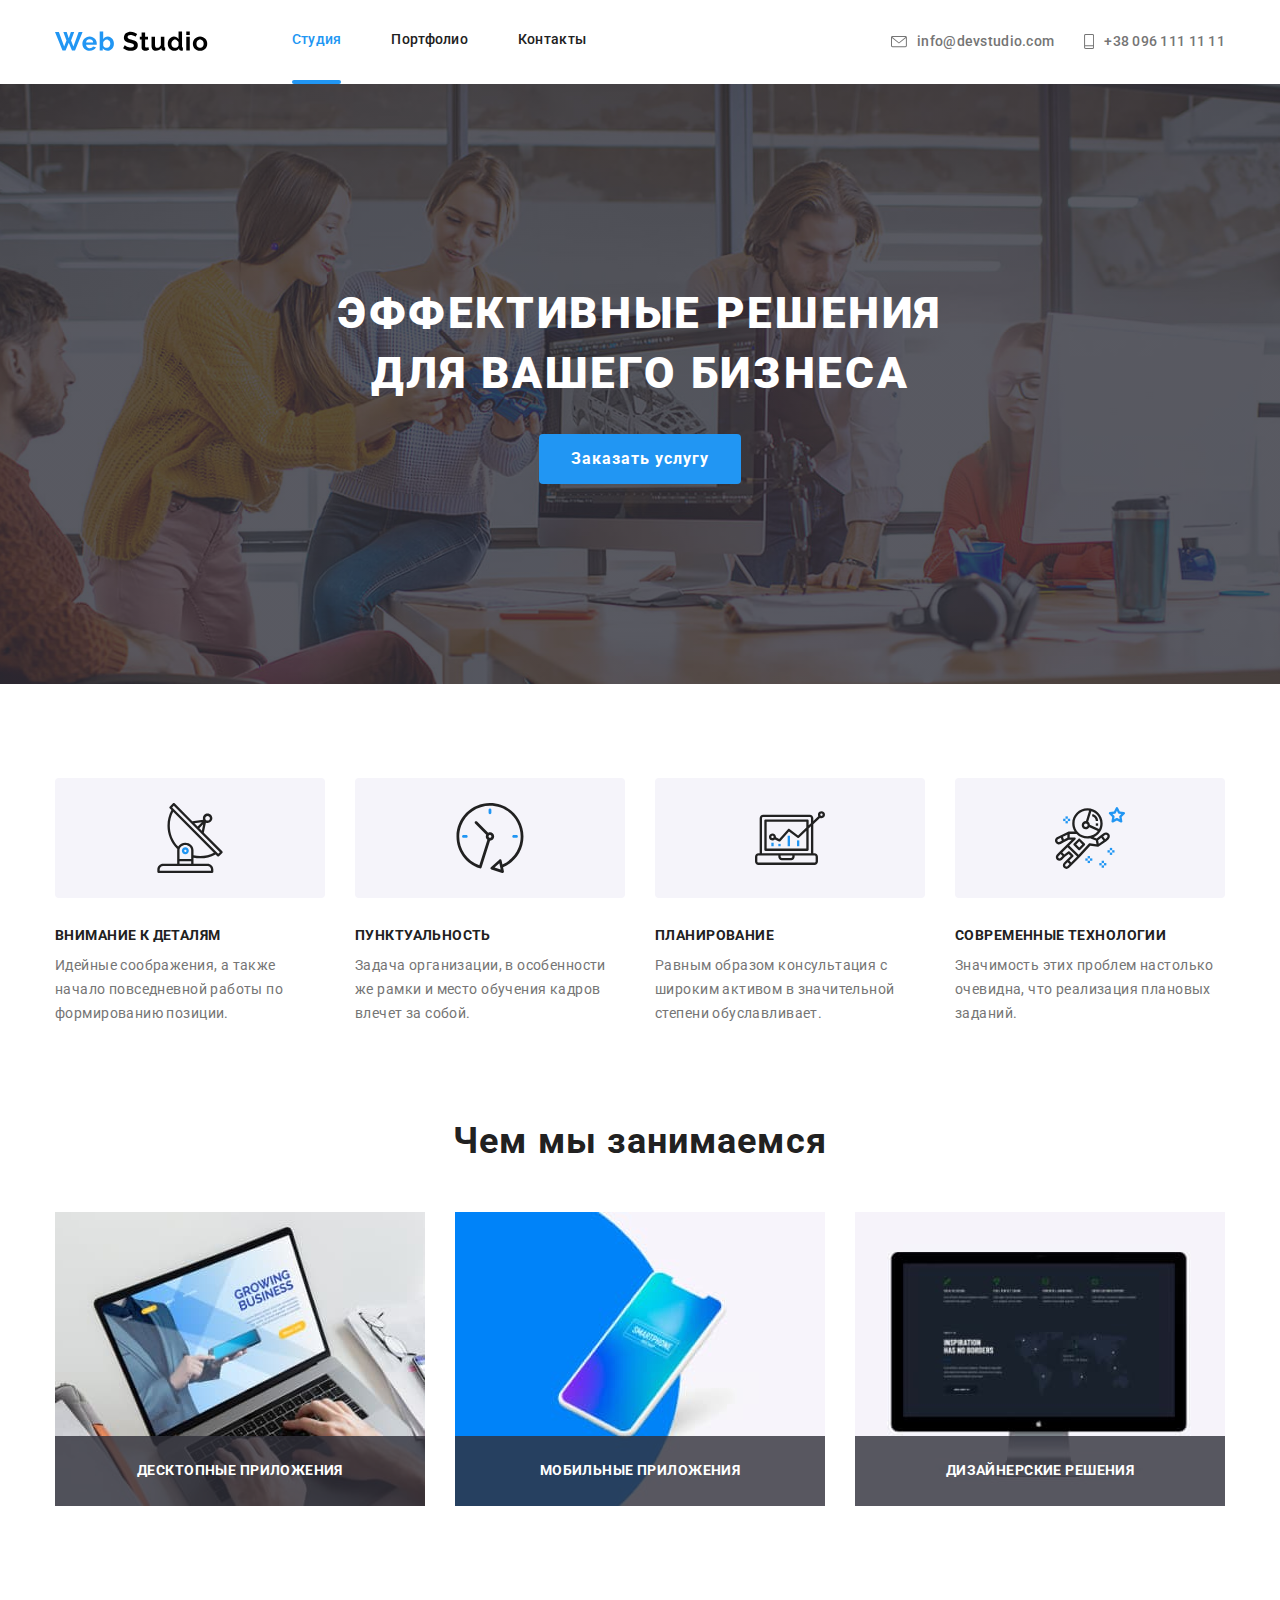
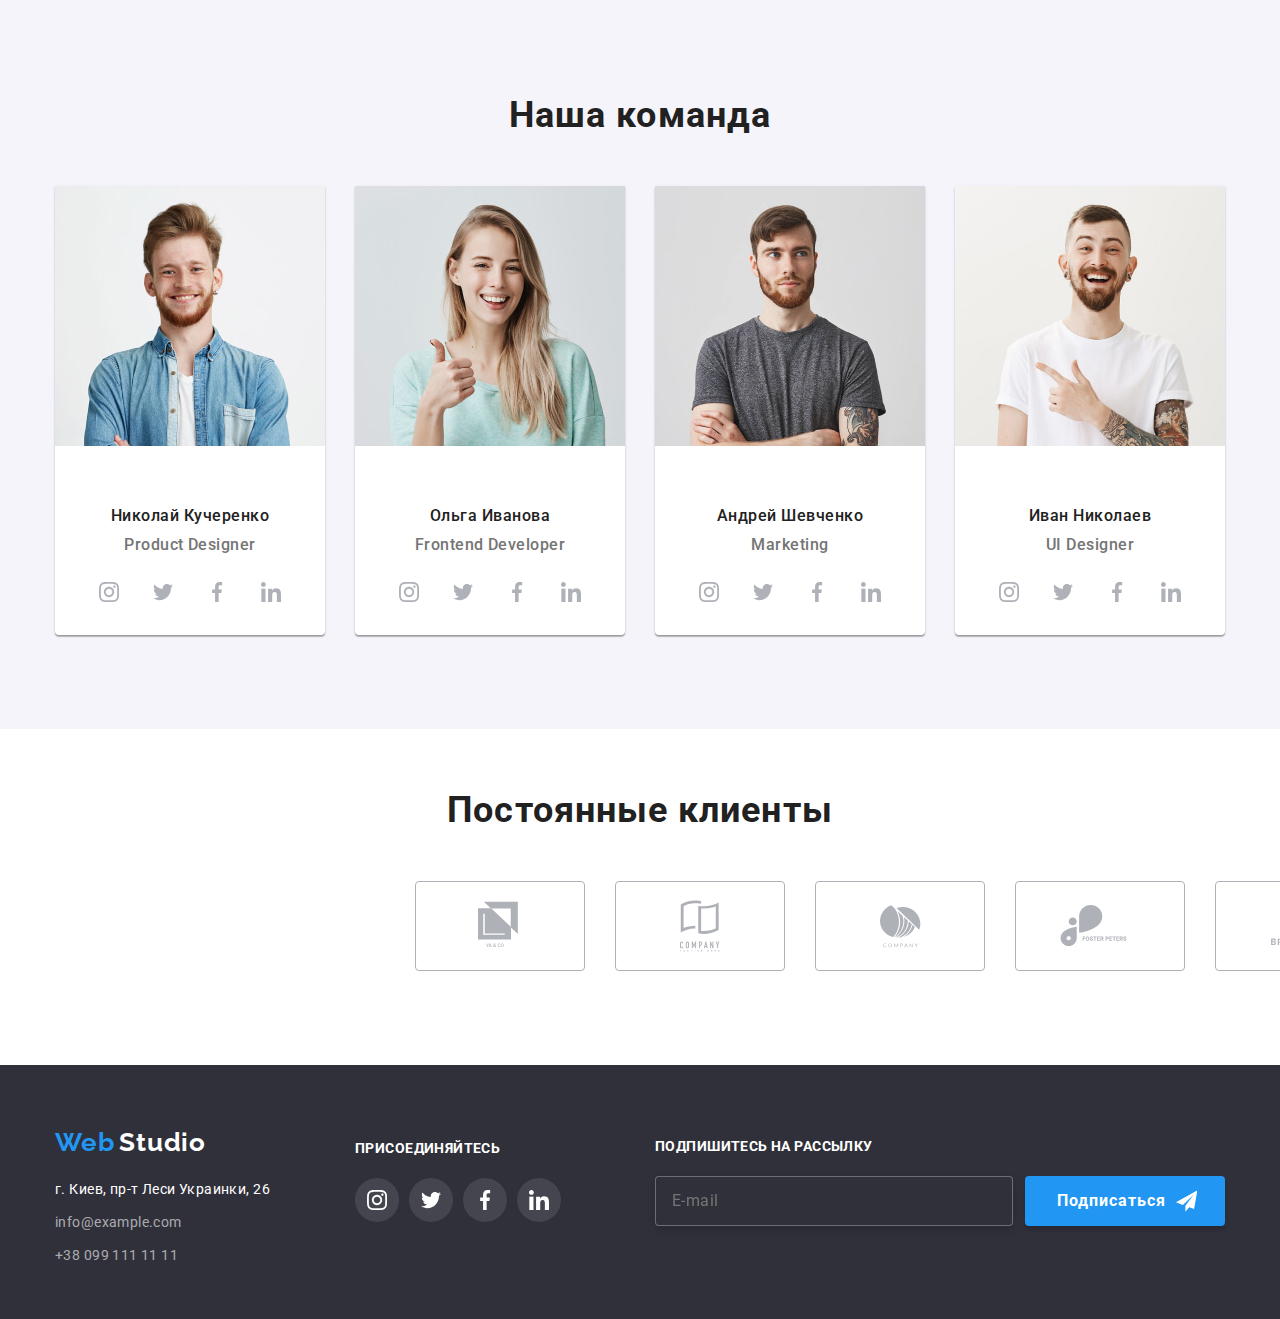
<file: index.html>
<!DOCTYPE html>
<html lang="ru">
<head>
    <meta charset="UTF-8">
    <meta name="viewport" content="width=device-width, initial-scale=1.0">
    <title>Студия</title>
    <link href="https://fonts.googleapis.com/css2?family=Raleway:wght@700&family=Roboto:wght@400;500;700;900&display=swap" rel="stylesheet">
    <link rel="stylesheet" href="./css/normalize.css">
    <link rel="stylesheet" href="./css/main.min.css">

</head>
<body>
    <!--Шапка сайта-->
    <header class="header">
        <div class="container header-container" id="menu-wrapper">
            <a class="logo" href="./index.html">
                <img class="logo-img" src="./images/shapka/Web-Studio.svg" alt="логотип"></a>
             
            <button class="menu-button" type="button"  aria-expanded="false" aria-controls="menu-wrapper" data-menu-button>
                <svg width="40px" height="40px">
                    <use  class="icon-burger" href="./images/sprite/sprite.svg#icon-menu" ></use>
                    <use class="icon-close" href="./images/sprite/sprite.svg#close" ></use>
                </svg>
            </button>
            <div class="menu-wrapper" data-menu="">

                
                <nav class="navigation">
                    
                    
                    <ul  class="nav-menu list">
                        <li class="nav-list-item nav-list-item-color  color-list">
                            <a class="nav-list-link active-page link " href="./">Студия</a>
                        </li>
                        <li class="nav-list-item">
                            <a class="nav-list-link link" href="portfolio.html">Портфолио</a>
                        </li>
                        <li class="nav-list-item">
                            <a class="nav-list-link link" href="">Контакты</a>
                        </li>
                    </ul>
                </nav>
            
            
                <ul class="header-address list">
                    <li class="header-address-link-site">
                        <a class="header-address-link link" href="mailto:info@devstudio.com">
                            <svg class="header-address-icon" width="16px" height="12px">
                                <use href="./images/sprite/sprite.svg#icon-konvert"></use>
                            </svg>
                            info@devstudio.com
                        </a>
                    </li>
                    <li class="header-address-link-site">
                        <a class="header-address-link link" href="tel:+380961111111">
                            <svg class="header-address-icon" width="10px" height="15px">
                                <use href="./images/sprite/sprite.svg#icon-mobilka"></use>
                            </svg>
                            +38 096 111 11 11
                        </a>
                    </li>
                </ul>
            </div>
        </div>
    </header>

<!-- Основное -->
    <main>
      <!--Главная-->  
    <section class="heading">
        <div class="container heading-container">        
            <h1 class="heading-title">Эффективные решения<br/> для вашего бизнеса</h1>
            <button data-modal-open class="btn" type="button"><span class="text-button">Заказать услугу</span></button>

            
        </div>
    </section>

    <!--Преимущества-->
     <section>
        <div class="about-us container">
            <h2 hidden>О нас</h2>
            <ul class="about-us-list list">
                <li class="about-us-list-item">
                    <div class="about-us-div">
                        <svg class="about-us-svg" width="70px" height="70px">
                            <use href="./images/sprite/sprite.svg#icon-antenna-1">

                            </use>
                        </svg>
                    </div>
                    <h3 class="advantages-heading">Внимание к деталям</h3>
                    <p class="advantages-heading-description">Идейные соображения, а также начало повседневной работы по формированию позиции.</p>
                </li>
                <li class="about-us-list-item">
                     <div class="about-us-div">
                        <svg class="about-us-svg" width="70px" height="70px">
                            <use href="./images/sprite/sprite.svg#icon-clock-1">

                            </use>
                        </svg>
                    </div>
                    <h3 class="advantages-heading">Пунктуальность</h3>
                    <p class="advantages-heading-description">Задача организации, в особенности же рамки и место обучения кадров влечет за собой.</p>
                </li>
                <li class="about-us-list-item">
                    <div class="about-us-div">
                        <svg class="about-us-svg" width="70px" height="70px">
                            <use href="./images/sprite/sprite.svg#icon-diagram-1">

                            </use>
                        </svg>
                    </div>
                    <h3 class="advantages-heading">Планирование</h3>
                    <p class="advantages-heading-description">Равным образом консультация с широким активом в значительной степени обуславливает.</p>
                </li>
                <li class="about-us-list-item">
                     <div class="about-us-div">
                        <svg class="about-us-svg" width="70px" height="70px">
                            <use href="./images/sprite/sprite.svg#icon-astronaut">

                            </use>
                        </svg>
                    </div>
                    <h3 class="advantages-heading">Современные технологии</h3>
                    <p class="advantages-heading-description">Значимость этих проблем настолько очевидна, что реализация плановых заданий.</p>
                </li>
            </ul>
        </div>
    </section>

    <!--Услуги, чем мы занимаемся-->
     <section>
        <div class="services-container container">
            <h2 class="services">Чем мы занимаемся</h2>
            <ul class="services-list list">
                <li class="servises-list-item">
                    <img src="./images/yslygi/img.jpg" alt="ноутбук" 
                    width="370"
                    height="294">
                    <p class="services-list-description">Десктопные приложения</p>
                </li>
                <li class="servises-list-item">
                    <img src="./images/yslygi/box.jpg" alt="смартфон"
                    width="370"
                    height="294">
                    <p class="services-list-description">Мобильные приложения</p>
                </li>
                <li class="servises-list-item">
                    <img src="./images/yslygi/img-1.jpg" alt="монитор"
                        width="370"
                        height="294">
                    <p class="services-list-description">Дизайнерские решения</p>
                </li>
            </ul>
        </div>
    </section>

    <!--Наша команда-->
     <section class="our-team-color">
        <div class="our-team">
            <div class="staff-container container">
                <h2 class="team">Наша команда</h2>
                <ul class="team-container list">
                      <li class="team-items"> 
                          <picture>

                                <source srcset="
                                ./images/komanda/kucherenko-mob.jpg 1x, 
                                ./images/komanda/kucherenko-mob@2x.jpg 2x" 
                                media="(max-width: 767px)" type="image/jpg"/>

                                <source srcset="
                                ./images/komanda/kucherenko-desk.jpg 1x, 
                                ./images/komanda/kucherenko-desk@2x.jpg 2x" 
                                type="image/jpg"
                                media="(min-width: 1200px)"/>

                                <source srcset="
                                ./images/komanda/kucherenko-tabl.jpg 1x, 
                                ./images/komanda/kucherenko-tabl@2x.jpg 2x" 
                                media="(min-width: 768px)" type="image/jpg"/>

                            

                                <img class="team-foto" src="./images/komanda/kucherenko-desk.jpg" alt="kucherenko">
                          </picture>


                         
                              
                          <h3 class="team-staff-name">Николай Кучеренко</h3>
                          <p class="team-staff" lang="en">Product Designer</p>
                      <ul class="social-links list">
                          <li class="social-links-indent">
                              <a class="social-link-icon" href="https://www.instagram.com/" aria-label="иконка Инстаграма">
                                <svg class="button-icon">
                                    <use href="./images/sprite/sprite.svg#icon-instagram"></use>
                                </svg>
                            </a>
                          </li>
                          <li class="social-links-indent">
                            <a class="social-link-icon" href="https://twitter.com/" aria-label="иконка Твиттера">
                                <svg class="button-icon">
                                    <use href="./images/sprite/sprite.svg#icon-twitter"></use>
                                </svg>
                          </a></li>
                          <li class="social-links-indent"><a class="social-link-icon" href="https://www.facebook.com/" aria-label="иконка Фейсбука">
                            <svg class="button-icon">
                                <use href="./images/sprite/sprite.svg#icon-facebook"></use>
                            </svg>
                          </a></li>
                          <li class="social-links-indent">
                              <a class="social-link-icon" href="https://www.linkedin.com/" aria-label="иконка Линкедина">
                            <svg class="button-icon">
                                <use href="./images/sprite/sprite.svg#icon-linkedin-1"></use>
                            </svg>
                          </a></li>
                      </ul>
                      </li> 
    
                      <li class="team-items"> 

                        <picture>
                            <source srcset="
                            ./images/komanda/olya-mob.jpg 1x, 
                            ./images/komanda/olya-mob@2x.jpg 2x" 
                            media="(max-width: 767px)" type="image/jpg"/>

                            <source srcset="
                            ./images/komanda/olya-desk.jpg 1x, 
                            ./images/komanda/olya-desk@2x.jpg 2x" 
                            type="image/jpg"
                            media="(min-width: 1200px)"/>

                            <source srcset="
                            ./images/komanda/olya-tabl.jpg 1x, 
                            ./images/komanda/olya-tabl@2x.jpg 2x" 
                            media="(min-width: 768px)" type="image/jpg"/>
                    
                            <img class="team-foto" src="./images/komanda/olya-desk.jpg" alt="ivanova">
                        
                      </picture>


                          <h3 class="team-staff-name">Ольга Иванова</h3>
                          <p class="team-staff" lang="en">Frontend Developer</p>
                      <ul class="social-links list">
                        <li class="social-links-indent">
                            <a class="social-link-icon" href="https://www.instagram.com/" aria-label="иконка Инстаграма">
                              <svg class="button-icon">
                                  <use href="./images/sprite/sprite.svg#icon-instagram"></use>
                              </svg>
                          </a>
                        </li>
                        <li class="social-links-indent">
                          <a class="social-link-icon" href="https://twitter.com/" aria-label="иконка Твиттера">
                              <svg class="button-icon">
                                  <use href="./images/sprite/sprite.svg#icon-twitter"></use>
                              </svg>
                        </a></li>
                        <li class="social-links-indent"><a class="social-link-icon" href="https://www.facebook.com/" aria-label="иконка Фейсбука">
                          <svg class="button-icon">
                              <use href="./images/sprite/sprite.svg#icon-facebook"></use>
                          </svg>
                        </a></li>
                        <li class="social-links-indent"><a class="social-link-icon" href="https://www.linkedin.com/" aria-label="иконка Линкедина">
                          <svg class="button-icon">
                              <use href="./images/sprite/sprite.svg#icon-linkedin-1"></use>
                          </svg>
                        </a></li>
                      </ul>
                      </li>   
                      
                      <li class="team-items"> 

                        <picture>
                            <source srcset="
                            ./images/komanda/andr-mob.jpg 1x, 
                            ./images/komanda/andr-mob@2x.jpg 2x" 
                            media="(max-width: 767px)" type="image/jpg"/>

                            <source srcset="
                            ./images/komanda/andr-desk.jpg 1x, 
                            ./images/komanda/andr-desk@2x.jpg 2x" 
                            type="image/jpg"
                            media="(min-width: 1200px)"/>

                            <source srcset="
                            ./images/komanda/andr-tabl.jpg 1x, 
                            ./images/komanda/andr-tabl@2x.jpg 2x" 
                            media="(min-width: 768px)" type="image/jpg"/>

                         

                            <img class="team-foto" src="./images/komanda/andr-desk.jpg" alt="shevchenko">
                          
                      </picture>


                          <h3 class="team-staff-name">Андрей Шевченко</h3>
                          <p class="team-staff" lang="en">Marketing</p>
                      <ul class="social-links list">
                        <li class="social-links-indent">
                            <a class="social-link-icon" href="https://www.instagram.com/" aria-label="иконка Инстаграма">
                              <svg class="button-icon">
                                  <use href="./images/sprite/sprite.svg#icon-instagram"></use>
                              </svg>
                          </a>
                        </li>
                        <li class="social-links-indent">
                          <a  class="social-link-icon" href="https://twitter.com/" aria-label="иконка Твиттера">
                              <svg class="button-icon">
                                  <use href="./images/sprite/sprite.svg#icon-twitter"></use>
                              </svg>
                        </a></li>
                        <li class="social-links-indent"><a class="social-link-icon" href="https://www.facebook.com/" aria-label="иконка Фейсбука">
                          <svg class="button-icon">
                              <use href="./images/sprite/sprite.svg#icon-facebook"></use>
                          </svg>
                        </a></li>
                        <li class="social-links-indent"><a class="social-link-icon" href="https://www.linkedin.com/" aria-label="иконка Линкедина">
                          <svg class="button-icon">
                              <use href="./images/sprite/sprite.svg#icon-linkedin-1"></use>
                          </svg>
                        </a></li>
                      </ul>
                      </li> 
                      
                      <li class="team-items"> 

                        <picture>

                            <source srcset="
                            ./images/komanda/ivan-mob.jpg 1x, 
                            ./images/komanda/ivan-mob@2x.jpg 2x" 
                            media="(max-width: 767px)" type="image/jpg"/>

                            <source srcset="
                            ./images/komanda/ivan-desk.jpg 1x, 
                            ./images/komanda/ivan-desk@2x.jpg 2x" 
                            type="image/jpg"
                            media="(min-width: 1200px)"/>

                            <source srcset="
                            ./images/komanda/ivan-tabl.jpg 1x, 
                            ./images/komanda/ivan-tabl@2x.jpg 2x" 
                            media="(min-width: 768px)" type="image/jpg"/>

                          

                            <img class="team-foto" src="./images/komanda/ivan-desk.jpg" alt="nikolaev">
                      </picture>

                          
                          <h3 class="team-staff-name">Иван Николаев</h3>
                          <p class="team-staff" lang="en">UI Designer</p>
                      <ul class="social-links list">

                        <li class="social-links-indent">
                            <a class="social-link-icon" href="https://www.instagram.com/" aria-label="иконка Инстаграма">
                              <svg class="button-icon">
                                  <use href="./images/sprite/sprite.svg#icon-instagram"></use>
                              </svg>
                          </a>
                        </li>

                        <li class="social-links-indent">
                          <a class="social-link-icon" href="https://twitter.com/" aria-label="иконка Твиттера">
                              <svg class="button-icon">
                                  <use href="./images/sprite/sprite.svg#icon-twitter"></use>
                              </svg>
                        </a>
                        </li>

                        <li class="social-links-indent"><a class="social-link-icon" href="https://www.facebook.com/" aria-label="иконка Фейсбука">
                          <svg class="button-icon">
                              <use href="./images/sprite/sprite.svg#icon-facebook"></use>
                          </svg>
                        </a></li>
                        <li class="social-links-indent"><a class="social-link-icon" href="https://www.linkedin.com/" aria-label="иконка Линкедина">
                          <svg class="button-icon">
                              <use href="./images/sprite/sprite.svg#icon-linkedin-1"></use>
                          </svg>
                        </a></li>
                      </ul>
                      </li>
                </ul>
            </div>
        </div>
    </section> 

     <!--Постоянные клиенты-->
    <section>
         <div class="clients-container container">
            <h2 class="clients">Постоянные клиенты</h2>
            <ul class="regular-clients list">
                <li class="regular-clients-title"> 
                    <a class="clients-link" href="">
                        <svg class="clients-link-svg" width="44px" height="50px">
                            <use href="./images/sprite/sprite.svg#icon-co-1"></use>
                        </svg>
                    </a>
                </li>
                <li class="regular-clients-title">
                  <a class="clients-link" href="">
                    <svg class="clients-link-svg" width="40px" height="52px">
                        <use href="./images/sprite/sprite.svg#icon-co-2"></use>
                    </svg>
                  </a>
                </li>
                <li class="regular-clients-title">
                  <a class="clients-link" href="">
                    <svg class="clients-link-svg" width="41px" height="43px">
                        <use href="./images/sprite/sprite.svg#icon-co-3"></use>
                    </svg>
                  </a>
                </li>
                <li class="regular-clients-title">
                  <a class="clients-link" href="">
                    <svg class="clients-link-svg" width="80px" height="42px">
                        <use href="./images/sprite/sprite.svg#icon-co-4"></use>
                    </svg>
                  </a>
                </li>
                <li class="regular-clients-title">
                  <a class="clients-link" href="">
                    <svg class="clients-link-svg" width="59px" height="47px">
                        <use href="./images/sprite/sprite.svg#icon-co-5"></use>
                    </svg>
                  </a>
                </li>
                <li class="regular-clients-title">
                  <a class="clients-link" href="">
                    <svg class="clients-link-svg" width="88px" height="46px">
                        <use href="./images/sprite/sprite.svg#icon-co-6"></use>
                    </svg>
                  </a>
                </li>
            </ul>
         </div>

    </section>
    </main>
 
 
    <!-- Контакты -->
     <footer class="footer">
        <div class="footer-container container">
            <div class="footer-tablet">
                <div class="footer-left">
                    <h3 class="logo-footer"><span class="logo-color-blue">Web</span> <span class="logo-color">Studio</span> </h3>
                    <address class="address-list">
                        <ul class="footer-address-list list">
                            <li class="footer-address-item">
                                <a class="footer-address link"  href="https://goo.gl/maps/GvZQLsqHCJoxkxdJA" target="_blank"> г. Киев, пр-т Леси Украинки, 26</a>
                            </li>
                            <li class="footer-address-item">
                                <a class="footer-email link"  href="mailto:info@example.com">info@example.com</a>
                            </li>
                            <li class="footer-address-item">
                                <a class="footer-tel link"  href="tel:+380991111111">+38 099 111 11 11</a>
                            </li>
                        </ul>
                    </address>
                </div>
                <div class="footer-center">
                        <b class="subscription">присоединяйтесь</b>
                        <ul class="social-links-footer list">
                            <li class="social-links-indent">
                                <a class="social-link-icon-footer" href="https://www.instagram.com/" aria-label="иконка Инстаграма">
                                <svg class="button-icon">
                                    <use href="./images/sprite/sprite.svg#icon-instagram"></use>
                                </svg>
                            </a>
                            </li>
                            <li class="social-links-indent">
                            <a class="social-link-icon-footer" href="https://twitter.com/" aria-label="иконка Твиттера">
                                <svg class="button-icon">
                                    <use href="./images/sprite/sprite.svg#icon-twitter"></use>
                                </svg>
                            </a></li>
                            <li class="social-links-indent"><a class="social-link-icon-footer" href="https://www.facebook.com/" aria-label="иконка Фейсбука">
                            <svg class="button-icon">
                                <use href="./images/sprite/sprite.svg#icon-facebook"></use>
                            </svg>
                            </a></li>
                            <li class="social-links-indent"><a class="social-link-icon-footer" href="https://www.linkedin.com/" aria-label="иконка Линкедина">
                            <svg class="button-icon">
                                <use href="./images/sprite/sprite.svg#icon-linkedin-1"></use>
                            </svg>
                            </a></li>
                        </ul>
                </div>
            </div>
            <div class="footer-right">
                <b class="footer-right-title">подпишитесь на рассылку</b>
                <form class="contact-form-footer">
                        <input class="contact-form-email contact-form" type="text"  name="user-email" placeholder="E-mail">

                        <button class="btn-form contact-form" type="submit">Подписаться
                            <svg class="button-icon-send" width="24px" height="24px">
                                <use href="./images/sprite/sprite.svg#icon-icon-send"></use>
                            </svg>
                        </button>
                </form>

            </div>
        </div>
    </footer>


<!-- МОДАЛНОЕ ОКНО -->
    <div data-modal class="backdrop is-hidden">
        <form class="modal-form" action="#">
            <b class="modal-form-title">Оставьте свои данные, мы вам перезвоним</b>
            <button data-modal-close type="button" class="modal-close-btn">
                <svg class="modal-button-icon-close" width="18px" height="18px">
                    <use href="./images/sprite/sprite.svg#icon-close"></use>
                </svg> 
            </button>
            <div class="modalform-input-wrapper">
                <input class="modal-form-input" type="text" name="user-name" id="user-modal-name" placeholder=" " required>
                <label class="modal-form-label" for="user-modal-name">Имя</label>
                <svg class="modal-button-icon" width="13px" height="13px">
                    <use href="./images/sprite/sprite.svg#icon-chelovek"></use>
                </svg> 
            </div>
            
            <div class="modalform-input-wrapper">
                <input class="modal-form-input" type="tel" name="user-tel" id="user-modal-tel" placeholder=" " required>
                <label class="modal-form-label" for="user-modal-tel">Телефон</label>
                <svg class="modal-button-icon" width="11px" height="11px">
                    <use href="./images/sprite/sprite.svg#icon-trubka"></use>
                </svg> 
            </div>
 
            <div class="modalform-input-wrapper">
                <input class="modal-form-input" type="email" name="user-email" id="user-modal-email" placeholder=" " required>
                <label class="modal-form-label" for="user-modal-email">Почта</label>
                <svg class="modal-button-icon" width="15px" height="12px">
                    <use href="./images/sprite/sprite.svg#icon-konvert-modal"></use>
                </svg> 
            </div>

                    <div class="modal-form-message-div">
                        <textarea class="modal-form-message" name="user-message" id="comment" placeholder=" "></textarea>
                        <label  class="modal-form-option-label" for="comment" >Комментарий</label>
                    </div>
                    <!-- ЧЕКБОКС -->


                <div  class="modal-form-checkbox-div">
                     <label>
                        <input class="modal-form-checkbox" type="checkbox" name="policy" value="accept-policy" required>
                        <svg class="button-icon-checkbox" width="16" height="15">
                            <use href="./images/sprite/sprite.svg#icon-galochka"></use>
                        </svg>
                       Соглашаюсь с рассылкой и принимаю <a class="modal-form-option-span" href="#">Условия договора</a>
                    </label>
                </div>

            <button  class="modal-form-button" type="submit">Отправить</button>
        </form>
    </div>


    <script src="./js/menu.js"></script>
    <script src="./js/modal.js"></script>

</body>
</html>
</file>
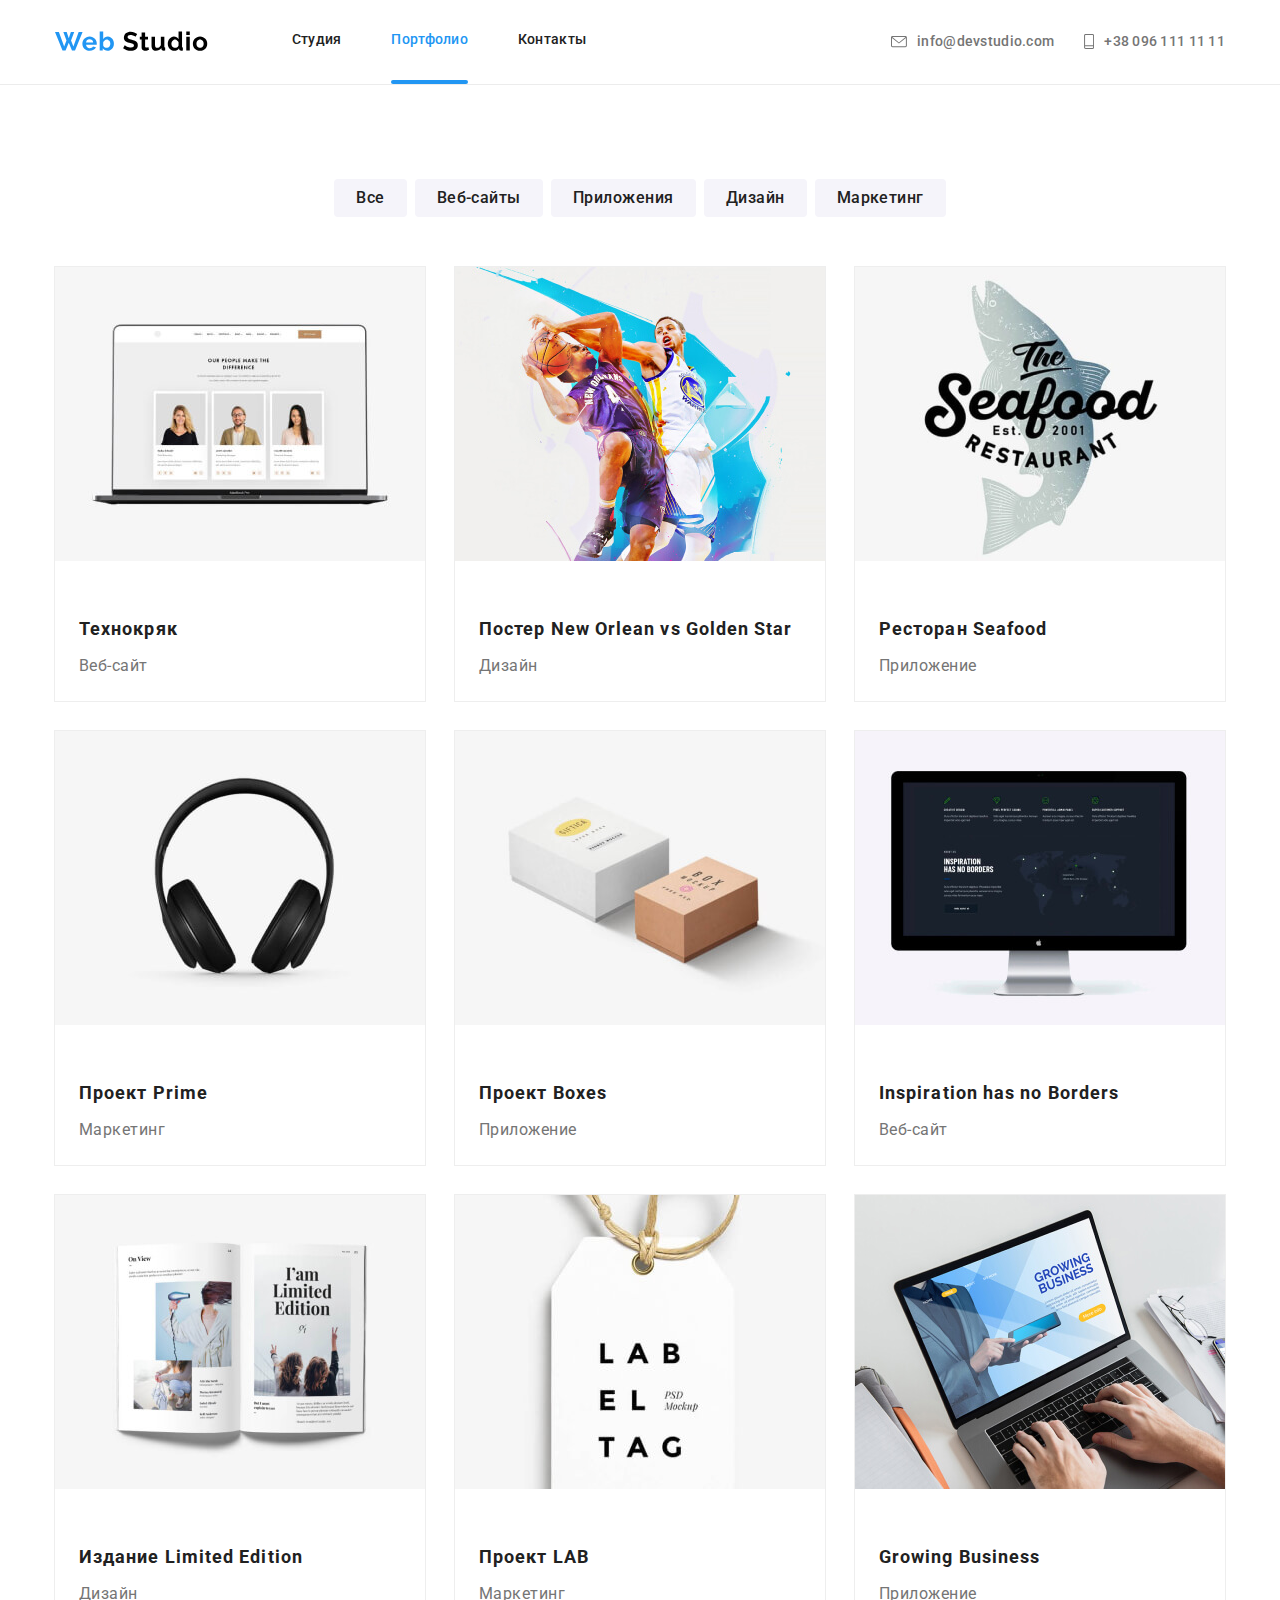
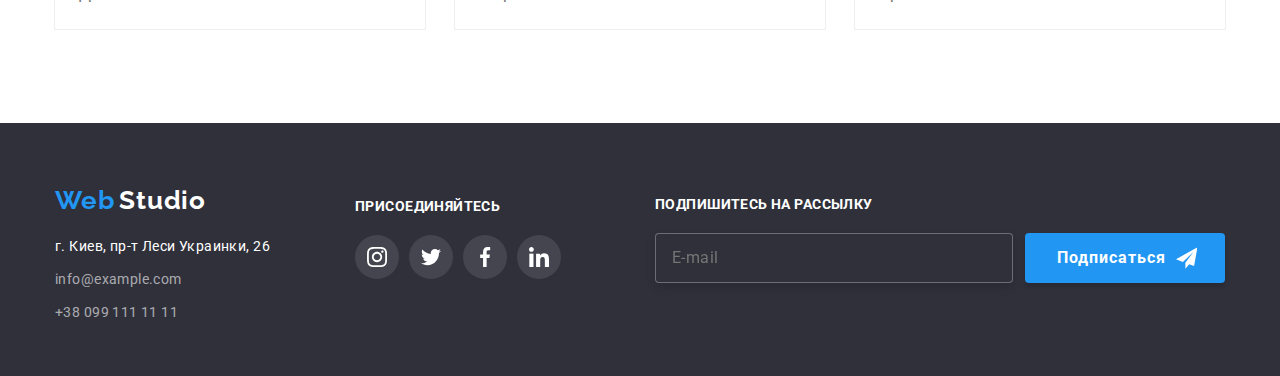
<file: portfolio.html>
<!DOCTYPE html>
<html lang="ru">
<head>
    <meta charset="UTF-8">
    <meta name="viewport" content="width=device-width, initial-scale=1.0">
    <title>Портфолио</title>
    <link href="https://fonts.googleapis.com/css2?family=Raleway:wght@700&family=Roboto:wght@400;500;700&display=swap" rel="stylesheet">
    <link rel="stylesheet" href="./css/normalize.css">
    <link rel="stylesheet" href="./css/main.min.css">

</head>
<body>
    <!--Шапка сайта-->
    <!--Шапка сайта-->
    <header class="header">
        <div class="container header-container" id="menu-wrapper">
            <a class="logo" href="./index.html">
                <img class="logo-img" src="./images/shapka/Web-Studio.svg" alt="логотип"></a>
             
            <button class="menu-button" type="button"  aria-expanded="false" aria-controls="menu-wrapper" data-menu-button>
                <svg width="40px" height="40px">
                    <use  class="icon-burger" href="./images/sprite/sprite.svg#icon-menu" ></use>
                    <use class="icon-close" href="./images/sprite/sprite.svg#close" ></use>
                </svg>
            </button>
            <div class="menu-wrapper" data-menu="">

                
                <nav class="navigation">
                    
                    
                    <ul  class="nav-menu list">
                        <li class="nav-list-item   color-list">
                            <a class="nav-list-link  link " href="./">Студия</a>
                        </li>
                        <li class="nav-list-item nav-list-item-color">
                            <a class="nav-list-link link active-page" href="portfolio.html">Портфолио</a>
                        </li>
                        <li class="nav-list-item">
                            <a class="nav-list-link link" href="">Контакты</a>
                        </li>
                    </ul>
                </nav>
            
            
                <ul class="header-address list">
                    <li class="header-address-link-site">
                        <a class="header-address-link link" href="mailto:info@devstudio.com">
                            <svg class="header-address-icon" width="16px" height="12px">
                                <use href="./images/sprite/sprite.svg#icon-konvert"></use>
                            </svg>
                            info@devstudio.com
                        </a>
                    </li>
                    <li class="header-address-link-site">
                        <a class="header-address-link link" href="tel:+380961111111">
                            <svg class="header-address-icon" width="10px" height="15px">
                                <use href="./images/sprite/sprite.svg#icon-mobilka"></use>
                            </svg>
                            +38 096 111 11 11
                        </a>
                    </li>
                </ul>
            </div>
        </div>
    </header>


    <!--Кнопки меню-->
    <section class="line">
        <div  class="container line-container">
            <ul class=" filter list">
                <li class="filter-list">
                    <button class="filter-list-item" type="button" >Все</button>
                </li>
                <li class="filter-list">
                    <button class="filter-list-item"  type="button">Веб-сайты</button>
                </li>
                <li class="filter-list">
                    <button class="filter-list-item"  type="button">Приложения</button>
                </li>
                <li class="filter-list">
                    <button class="filter-list-item"  type="button">Дизайн</button>
                </li>
                <li class="filter-list">
                    <button class="filter-list-item"  type="button">Маркетинг</button>
                </li>
            </ul>
        </div>

    


    <!--Проекты-->
    <div class="container line-container">
            <h1  hidden>Проекты</h1>
            <ul class="portfolio list">
            <li class="portfolio-img">
                <a href="" class="img-link link">
                        <div class="overlay">

                            <picture>
                                <source srcset="
                                                                ./images/images-portfolio/f1-desc.jpg 1x, 
                                                                ./images/images-portfolio/f1-desc@2x.jpg 2x" type="image/jpg"
                                    media="(min-width: 1200px)" />

                                    <source srcset="
                                                                    ./images/images-portfolio/f1-tabl.jpg 1x, 
                                                                    ./images/images-portfolio/f1-tabl@2x.jpg 2x" media="(min-width: 768px)"
                                        type="image/jpg" />
                        
                                <source srcset="
                                ./images/images-portfolio/f1-mob.jpg 1x, 
                                ./images/images-portfolio/f1-mob@2x.jpg 2x" 
                                media="(max-width: 767px)" type="image/jpg"/>


    
                               
    

                               
    
                                <img class="team-foto" src="./images/images-portfolio/photo1.jpg" alt="">

                          </picture>

                            <!-- <img class="img-project"  src="./images/images-portfolio/photo1.jpg" alt="" width="354" height="294"> -->
                            <p  class="our-projects-description">Технокряк это современная площадка распространения коронавируса. Компании используют эту платформу для цифрового шпионажа и атак на защищённые сервера конкурентов.</p>
                        </div>  
                        <h2 class="projects">Технокряк</h2>
                        <p class="our-projects">Веб-сайт</p>
                </a>
            </li>

            <li class="portfolio-img">
                <a href="" class="img-link link">
                    <div class="overlay">

                        <picture>

                            <source srcset="
                                ./images/images-portfolio/f2-mob.jpg 1x, 
                                ./images/images-portfolio/f2-mob@2x.jpg 2x" 
                                media="(max-width: 767px)" type="image/jpg"/>

                                <source srcset="
                                ./images/images-portfolio/f2-desc.jpg 1x, 
                                ./images/images-portfolio/f2-desc@2x.jpg 2x" 
                                type="image/jpg"
                                media="(min-width: 1200px)"/>
    
                                <source srcset="
                                ./images/images-portfolio/f2-tabl.jpg 1x, 
                                ./images/images-portfolio/f2-tabl@2x.jpg 2x"
                                media="(min-width: 768px)" type="image/jpg"/>
    
                               
    
                                <img class="team-foto" src="./images/images-portfolio/f2-desc.jpg" alt="">
                      </picture>


                        <!-- <img class="img-project" src="./images/images-portfolio/photo2.jpg" alt="" width="354" height="294"> -->
                        <p  class="our-projects-description">Технокряк это современная площадка распространения коронавируса. Компании используют эту платформу для цифрового шпионажа и атак на защищённые сервера конкурентов.</p>
                    </div>
                <h2 class="projects">Постер <span lang="en">New Orlean vs Golden Star</span></h2>
                <p class="our-projects">Дизайн</p>
                </a>
            </li>

            <li class="portfolio-img">
                <a href="" class="img-link link">
                    <div class="overlay">

                        <picture>

                            <source srcset="
                            ./images/images-portfolio/f3-mob.jpg 1x, 
                            ./images/images-portfolio/f3-mob@2x.jpg 2x" 
                            media="(max-width: 767px)" type="image/jpg"/>

                            <source srcset="
                            ./images/images-portfolio/f3-desc.jpg 1x, 
                            ./images/images-portfolio/f3-desc@2x.jpg 2x" 
                            type="image/jpg"
                            media="(min-width: 1200px)"/>

                            <source srcset="
                            ./images/images-portfolio/f3-tabl.jpg 1x, 
                            ./images/images-portfolio/f3-tabl@2x.jpg 2x"
                            media="(min-width: 768px)" type="image/jpg"/>

                         

                            <img class="team-foto" src="./images/images-portfolio/f3-desc.jpg" alt="">
                      </picture>
                        <!-- <img  class="img-project" src="./images/images-portfolio/photo3.jpg" alt="" width="354" height="294"> -->
                        <p  class="our-projects-description">Технокряк это современная площадка распространения коронавируса. Компании используют эту платформу для цифрового шпионажа и атак на защищённые сервера конкурентов.</p>
                    </div>
                <h2 class="projects">Ресторан <span lang="en">Seafood</span></h2>
                <p class="our-projects">Приложение</p>
                </a>
            </li>
            <li class="portfolio-img">
                <a href="" class="img-link link">
                    <div class="overlay">

                        <picture>

                            <source srcset="
                            ./images/images-portfolio/f4-mob.jpg 1x, 
                            ./images/images-portfolio/f4-mob@2x.jpg 2x" 
                            media="(max-width: 767px)" type="image/jpg"/>

                            <source srcset="
                            ./images/images-portfolio/f4-desc.jpg 1x, 
                            ./images/images-portfolio/f4-desc@2x.jpg 2x" 
                            type="image/jpg"
                            media="(min-width: 1200px)"/>

                            <source srcset="
                            ./images/images-portfolio/f4-tabl.jpg 1x, 
                            ./images/images-portfolio/f4-tabl@2x.jpg 2x"
                            media="(min-width: 768px)" type="image/jpg"/>



                            <img class="team-foto" src="./images/images-portfolio/f4-desc.jpg" alt="">
                      </picture>


                        <!-- <img class="img-project"  src="./images/images-portfolio/photo4.jpg" alt="" width="354" height="294"> -->
                        <p  class="our-projects-description">Технокряк это современная площадка распространения коронавируса. Компании используют эту платформу для цифрового шпионажа и атак на защищённые сервера конкурентов.</p>
                    </div>
                <h2 class="projects">Проект <span lang="en">Prime</span></h2>
                <p class="our-projects">Маркетинг</p>
                </a>
            </li>
            <li class="portfolio-img">
                <a href="" class="img-link link">
                    <div class="overlay">

                        <picture>

                            <source srcset="
                            ./images/images-portfolio/f5-mob.jpg 1x, 
                            ./images/images-portfolio/f5-mob@2x.jpg 2x" 
                            media="(max-width: 767px)" type="image/jpg"/>

                            <source srcset="
                            ./images/images-portfolio/f5-desc.jpg 1x, 
                            ./images/images-portfolio/f5-desc@2x.jpg 2x" 
                            type="image/jpg"
                            media="(min-width: 1200px)"/>

                            <source srcset="
                            ./images/images-portfolio/f5-tabl.jpg 1x, 
                            ./images/images-portfolio/f5-tabl@2x.jpg 2x"
                            media="(min-width: 768px)" type="image/jpg"/>

                           

                            <img class="team-foto" src="./images/images-portfolio/f5-desc.jpg" alt="">
                      </picture>


                        <!-- <img  class="img-project" src="./images/images-portfolio/photo5.jpg" alt="" width="354" height="294"> -->
                        <p  class="our-projects-description">Технокряк это современная площадка распространения коронавируса. Компании используют эту платформу для цифрового шпионажа и атак на защищённые сервера конкурентов.</p>
                    </div>
                <h2 class="projects">Проект <span lang="en">Boxes</span></h2>
                <p class="our-projects">Приложение</p>
                </a>
            </li>
            <li class="portfolio-img">
                <a href="" class="img-link link">
                    <div class="overlay">

                        <picture>

                            <source srcset="
                            ./images/images-portfolio/f6-mob.jpg 1x, 
                            ./images/images-portfolio/f6-mob@2x.jpg 2x" 
                            media="(max-width: 767px)" type="image/jpg"/>

                            <source srcset="
                            ./images/images-portfolio/f6-desc.jpg 1x, 
                            ./images/images-portfolio/f6-desc@2x.jpg 2x" 
                            type="image/jpg"
                            media="(min-width: 1200px)"/>

                            <source srcset="
                            ./images/images-portfolio/f6-tabl.jpg 1x, 
                            ./images/images-portfolio/f6-tabl@2x.jpg 2x"
                            media="(min-width: 768px)" type="image/jpg"/>

                           

                            <img class="team-foto" src="./images/images-portfolio/f6-desc.jpg" alt="">
                      </picture>
                        
                      
                      <!-- <img  class="img-project" src="./images/images-portfolio/photo6.jpg" alt="" width="354" height="294"> -->
                        <p  class="our-projects-description">Технокряк это современная площадка распространения коронавируса. Компании используют эту платформу для цифрового шпионажа и атак на защищённые сервера конкурентов.</p>
                    </div>
                <h2 class="projects" lang="en">Inspiration has no Borders</h2>
                <p class="our-projects">Веб-сайт</p>
                </a>
            </li>
            <li class="portfolio-img">
                <a href="" class="img-link link">
                    <div class="overlay">

                        <picture>

                            <source srcset="
                            ./images/images-portfolio/f7-mob.jpg 1x, 
                            ./images/images-portfolio/f7-mob@2x.jpg 2x" 
                            media="(max-width: 767px)" type="image/jpg"/>

                            <source srcset="
                            ./images/images-portfolio/f7-desc.jpg 1x, 
                            ./images/images-portfolio/f7-desc@2x.jpg 2x" 
                            type="image/jpg"
                            media="(min-width: 1200px)"/>

                            <source srcset="
                            ./images/images-portfolio/f7-tabl.jpg 1x, 
                            ./images/images-portfolio/f7-tabl@2x.jpg 2x"
                            media="(min-width: 768px)" type="image/jpg"/>

                  

                            <img class="team-foto" src="./images/images-portfolio/f7-desc.jpg" alt="">
                      </picture>
                        
                      
                      <!-- <img  class="img-project" src="./images/images-portfolio/photo7.jpg" alt="" width="354" height="294"> -->
                        <p  class="our-projects-description">Технокряк это современная площадка распространения коронавируса. Компании используют эту платформу для цифрового шпионажа и атак на защищённые сервера конкурентов.</p>
                    </div>
                <h2 class="projects">Издание <span lang="en">Limited Edition</span></h2>
                <p class="our-projects">Дизайн</p>
                </a>
            </li>
            <li class="portfolio-img">
                <a href="" class="img-link link">
                    <div class="overlay">

                        <picture>

                            <source srcset="
                            ./images/images-portfolio/f8-mob.jpg 1x, 
                            ./images/images-portfolio/f8-mob@2x.jpg 2x" 
                            media="(max-width: 767px)" type="image/jpg"/>

                            <source srcset="
                            ./images/images-portfolio/f8-desc.jpg 1x, 
                            ./images/images-portfolio/f8-desc@2x.jpg 2x" 
                            type="image/jpg"
                            media="(min-width: 1200px)"/>


                            <source srcset="
                            ./images/images-portfolio/f8-tabl.jpg 1x, 
                            ./images/images-portfolio/f8-tabl@2x.jpg 2x"
                            media="(min-width: 768px)" type="image/jpg"/>

                          
                            <img class="team-foto" src="./images/images-portfolio/f8-desc.jpg" alt="">
                      </picture>


                        <!-- <img  class="img-project" src="./images/images-portfolio/photo8.jpg" alt="" width="354" height="294"> -->
                        <p  class="our-projects-description">Технокряк это современная площадка распространения коронавируса. Компании используют эту платформу для цифрового шпионажа и атак на защищённые сервера конкурентов.</p>
                    </div>
                <h2 class="projects">Проект <span lang="en">LAB</span></h2>
                <p class="our-projects">Маркетинг</p>
                </a>
            </li>
            <li class="portfolio-img">
                <a href="" class="img-link link">
                    <div class="overlay">

                        <picture>

                            <source srcset="
                            ./images/images-portfolio/f9-mob.jpg 1x, 
                            ./images/images-portfolio/f9-mob@2x.jpg 2x" 
                            media="(max-width: 767px)" type="image/jpg"/>

                            
                            <source srcset="
                            ./images/images-portfolio/f9-desc.jpg 1x, 
                            ./images/images-portfolio/f9-desc@2x.jpg 2x" 
                            type="image/jpg"
                            media="(min-width: 1200px)"/>

                            <source srcset="
                            ./images/images-portfolio/f9-tabl.jpg 1x, 
                            ./images/images-portfolio/f9-tabl@2x.jpg 2x"
                            media="(min-width: 768px)" type="image/jpg"/>


                            <img class="team-foto" src="./images/images-portfolio/f9-desc.jpg" alt="">
                      </picture>


                        <!-- <img  class="img-project" src="./images/images-portfolio/photo9.jpg" alt="" width="354" height="294"> -->
                        <p  class="our-projects-description">Технокряк это современная площадка распространения коронавируса. Компании используют эту платформу для цифрового шпионажа и атак на защищённые сервера конкурентов.</p>
                    </div>
                <h2 class="projects" lang="en">Growing Business</h2>
                <p class="our-projects">Приложение</p>
                </a>
            </li>
            </ul>
    </div>
    </section>


    <!--Контакты-->
    <footer class="footer">
        <div class="footer-container container">
            <div class="footer-tablet">
                <div class="footer-left">
                    <h3 class="logo-footer"><span class="logo-color-blue">Web</span> <span class="logo-color">Studio</span> </h3>
                    <address class="address-list">
                        <ul class="footer-address-list list">
                            <li class="footer-address-item">
                                <a class="footer-address link"  href="https://goo.gl/maps/GvZQLsqHCJoxkxdJA" target="_blank"> г. Киев, пр-т Леси Украинки, 26</a>
                            </li>
                            <li class="footer-address-item">
                                <a class="footer-email link"  href="mailto:info@example.com">info@example.com</a>
                            </li>
                            <li class="footer-address-item">
                                <a class="footer-tel link"  href="tel:+380991111111">+38 099 111 11 11</a>
                            </li>
                        </ul>
                    </address>
                </div>
                <div class="footer-center">
                        <b class="subscription">присоединяйтесь</b>
                        <ul class="social-links-footer list">
                            <li class="social-links-indent">
                                <a class="social-link-icon-footer" href="https://www.instagram.com/" aria-label="иконка Инстаграма">
                                <svg class="button-icon">
                                    <use href="./images/sprite/sprite.svg#icon-instagram"></use>
                                </svg>
                            </a>
                            </li>
                            <li class="social-links-indent">
                            <a class="social-link-icon-footer" href="https://twitter.com/" aria-label="иконка Твиттера">
                                <svg class="button-icon">
                                    <use href="./images/sprite/sprite.svg#icon-twitter"></use>
                                </svg>
                            </a></li>
                            <li class="social-links-indent"><a class="social-link-icon-footer" href="https://www.facebook.com/" aria-label="иконка Фейсбука">
                            <svg class="button-icon">
                                <use href="./images/sprite/sprite.svg#icon-facebook"></use>
                            </svg>
                            </a></li>
                            <li class="social-links-indent"><a class="social-link-icon-footer" href="https://www.linkedin.com/" aria-label="иконка Линкедина">
                            <svg class="button-icon">
                                <use href="./images/sprite/sprite.svg#icon-linkedin-1"></use>
                            </svg>
                            </a></li>
                        </ul>
                </div>
            </div>
            <div class="footer-right">
                <b class="footer-right-title">подпишитесь на рассылку</b>
                <form class="contact-form-footer">
                        <input class="contact-form-email contact-form" type="text"  name="user-email" placeholder="E-mail">

                        <button class="btn-form contact-form" type="submit">Подписаться
                            <svg class="button-icon-send" width="24px" height="24px">
                                <use href="./images/sprite/sprite.svg#icon-icon-send"></use>
                            </svg>
                        </button>
                </form>

            </div>
        </div>
    </footer>
    
    <script src="./js/menu.js"></script>
</body>
</html>
</file>
<file: css/main.min.css>
/*! normalize.css v8.0.1 | MIT License | github.com/necolas/normalize.css */html{line-height:1.15;-webkit-text-size-adjust:100%}body{margin:0}main{display:block}h1{font-size:2em;margin:0.67em 0}hr{box-sizing:content-box;height:0;overflow:visible}pre{font-family:monospace, monospace;font-size:1em}a{background-color:transparent}abbr[title]{border-bottom:none;text-decoration:underline;text-decoration:underline dotted}b,strong{font-weight:bolder}code,kbd,samp{font-family:monospace, monospace;font-size:1em}small{font-size:80%}sub,sup{font-size:75%;line-height:0;position:relative;vertical-align:baseline}sub{bottom:-0.25em}sup{top:-0.5em}img{border-style:none}button,input,optgroup,select,textarea{font-family:inherit;font-size:100%;line-height:1.15;margin:0}button,input{overflow:visible}button,select{text-transform:none}button,[type="button"],[type="reset"],[type="submit"]{-webkit-appearance:button}button::-moz-focus-inner,[type="button"]::-moz-focus-inner,[type="reset"]::-moz-focus-inner,[type="submit"]::-moz-focus-inner{border-style:none;padding:0}button:-moz-focusring,[type="button"]:-moz-focusring,[type="reset"]:-moz-focusring,[type="submit"]:-moz-focusring{outline:1px dotted ButtonText}fieldset{padding:0.35em 0.75em 0.625em}legend{box-sizing:border-box;color:inherit;display:table;max-width:100%;padding:0;white-space:normal}progress{vertical-align:baseline}textarea{overflow:auto}[type="checkbox"],[type="radio"]{box-sizing:border-box;padding:0}[type="number"]::-webkit-inner-spin-button,[type="number"]::-webkit-outer-spin-button{height:auto}[type="search"]{-webkit-appearance:textfield;outline-offset:-2px}[type="search"]::-webkit-search-decoration{-webkit-appearance:none}::-webkit-file-upload-button{-webkit-appearance:button;font:inherit}details{display:block}summary{display:list-item}template{display:none}[hidden]{display:none}body{background-color:#fff;font-family:"Roboto",sans-serif;font-size:16px;color:#212121}html{box-sizing:border-box}*,*::before,*::after{box-sizing:inherit}.link{text-decoration:none;display:block;outline:none}.list{list-style:none}h1,h2,h3{margin:0}img{display:block}ul{margin:0;padding:0}p{margin:0}img{max-width:100%;margin:0;padding:0}.container{padding-left:15px;padding-right:15px;margin-left:auto;margin-right:auto}@media screen and (min-width: 480px) and (max-width: 767px){.container .container{max-width:480px;margin:0 auto}}@media screen and (min-width: 768px) and (max-width: 1199px){.container .container{width:768px}}@media screen and (min-width: 1200px) and (max-width: 1600px){.container .container{width:1200px}}.backdrop{position:fixed;left:0;top:0;width:100%;height:100%;background-color:rgba(0,0,0,0.5);z-index:100;transition:250ms cubic-bezier(0.4, 0, 0.2, 1);overflow-y:scroll}.modal-form-title{font-family:"Roboto",sans-serif;font-weight:bold;font-size:20px;line-height:1.15;text-align:center;letter-spacing:0.03em;color:#212121;margin-bottom:30px}.modal-form-checkbox-div label{letter-spacing:0.03em;display:flex;align-items:center;justify-content:center;cursor:pointer;color:#757575}.modal-form{display:flex;flex-direction:column;position:absolute;left:50%;transform:translate(-50%, -50%);background-color:#fff;box-shadow:0px 1px 3px rgba(0,0,0,0.12),0px 1px 1px rgba(0,0,0,0.14),0px 2px 1px rgba(0,0,0,0.2);border-radius:4px}@media screen and (max-width: 1199px){.modal-form{position:relative;padding:40px;width:450px;height:609px;background:#FFFFFF;box-shadow:0px 1px 3px rgba(0,0,0,0.12),0px 1px 1px rgba(0,0,0,0.14),0px 2px 1px rgba(0,0,0,0.2);border-radius:4px;display:flex;flex-direction:column;align-items:center;top:60%}.backdrop{overflow-y:scroll}.modalform-input-wrapper{width:370px;height:40px}.modal-form-message-div{width:370px;height:120px;margin-bottom:20px}.modal-form-message{height:120px}.modal-form-checkbox-div label{font-size:12px;line-height:1.166;letter-spacing:0.03em;display:flex;align-items:center;justify-content:center;cursor:pointer;color:#757575}}@media screen and (max-width: 767px){.modal-form{top:70%}}@media screen and (min-width: 1200px){.modal-form-message{width:448px;height:120px}.modal-form-checkbox-div label{font-size:14px;line-height:1.71}.modal-form{width:528px;top:50%;padding-top:40px;padding-right:40px;padding-bottom:50px;padding-left:40px}}.modalform-input-wrapper{position:relative;margin-bottom:28px}.modal-form-checkbox-div{display:flex;align-items:center;justify-content:center;margin-bottom:30px}.modal-form-button{width:200px;height:50px;align-items:center;border-radius:4px;cursor:pointer;border:none;font-weight:700;font-size:16px;line-height:1.88;text-align:center;letter-spacing:0.06em;color:#fff;background-color:#2196F3;margin-left:auto;margin-right:auto;transition:all 250ms cubic-bezier(0.4, 0, 0.2, 1)}.modal-form-button:hover,.modal-form-button:focus{background-color:#2196F3}.modal-close-btn{display:flex;align-items:center;justify-content:center;position:absolute;top:8px;right:8px;width:30px;height:30px;border-radius:50%;background-color:#FFFFFF;border:1px solid rgba(0,0,0,0.1);background-repeat:no-repeat;cursor:pointer;fill:#000000;transition:250ms cubic-bezier(0.4, 0, 0.2, 1)}.modal-close-btn .modal-button-icon-close{background-size:contain}.modal-form-message-div{position:relative}.modal-form-message-div .modal-form-message{margin-bottom:20px;resize:none;padding-left:16px;padding-top:12px;transition:250ms cubic-bezier(0.4, 0, 0.2, 1)}.modal-form-message-div .modal-form-option-label{font-family:"Roboto",sans-serif;font-size:14px;line-height:1.71;letter-spacing:0.03em;color:#757575;margin-bottom:30px;transition:transform 250ms cubic-bezier(0.4, 0, 0.2, 1);position:absolute;top:12px;left:16px}.modal-form-input{height:40px}.modal-form-label{position:absolute;top:50%;left:0;transform:translateY(-50%);font-family:"Roboto",sans-serif;font-size:14px;line-height:1.14;letter-spacing:0.01em;color:#757575;padding-left:42px;transition:transform 250ms cubic-bezier(0.4, 0, 0.2, 1)}.modal-button-icon{position:absolute;top:14px;left:19px;fill:#212121}.modal-form-input,.modal-form-message{display:block;width:100%;font-family:"Roboto",sans-serif;font-size:14px;line-height:1.14;letter-spacing:0.01em;color:#757575;border:1px solid rgba(33,33,33,0.2);box-sizing:border-box;border-radius:4px;padding-left:42px;transition:250ms cubic-bezier(0.4, 0, 0.2, 1)}.is-hidden{opacity:0;visibility:hidden;pointer-events:none}.modal-close-btn:hover .modal-button-icon-close,.modal-close-btn:focus .modal-button-icon-close{fill:#2196F3}.modalform-input-wrapper:hover,.modalform-input-wrapper:focus{border:#2196F3}.modalform-input-wrapper:hover .modal-button-icon,.modalform-input-wrapper:focus .modal-button-icon{fill:#2196F3}.modal-form-input:hover,.modal-form-message:hover,.modal-form-input:focus,.modal-form-message:focus,.modal-form-input:not(:placeholder-shown),.modal-form-message:not(:placeholder-shown){outline:none;border-color:#2196F3}.modal-form-message:focus::placeholder{color:#2196F3}.modal-form-input:hover+.modal-form-label,.modal-form-input:focus+.modal-form-label,.modal-form-input:not(:placeholder-shown)+.modal-form-label{transform:translate(-25px, -40px);color:#2196F3;font-size:12px;transition:transform 250ms cubic-bezier(0.4, 0, 0.2, 1)}.modal-form-message:hover ~ .modal-form-option-label,.modal-form-message:focus ~ .modal-form-option-label,.modal-form-message:not(:placeholder-shown) ~ .modal-form-option-label{transform:translateY(-36px);color:#2196F3;font-size:12px;transition:transform 250ms cubic-bezier(0.4, 0, 0.2, 1)}.modal-form-message::placeholder,.modal-form-input::placeholder{color:#2196F3}.modal-form-input:hover ~ .modal-button-icon,.modal-form-input:focus ~ .modal-button-icon{color:#2196F3;fill:#2196F3}.modal-form-checkbox-div input{position:absolute;width:1px;height:1px;margin:1px;padding:0;border:0px;clip:rect(0 0 0 0);overflow:hidden}.modal-form-checkbox-div a{margin-left:3px}.modal-form-option-span{color:#2196F3}.button-icon-checkbox{display:inline-block;width:15px;height:15px;margin-right:7px;border:1px solid black;border-radius:3px;transition:fill 250ms cubic-bezier(0.4, 0, 0.2, 1);fill:transparent}.modal-form-checkbox-div input:checked+.button-icon-checkbox{background-color:#2196F3;border-color:transparent;transition:background-color 250ms cubic-bezier(0.4, 0, 0.2, 1);fill:#fff}.header{box-sizing:border-box;position:relative}.header-container{display:flex;justify-content:space-between;align-items:center;margin-right:auto;margin-left:auto}@media screen and (max-width: 767px){.header-container{width:480px;height:60px;position:relative}.logo{z-index:100}.menu-button{position:relative;z-index:100;display:flex;justify-content:center;align-items:center;background-color:transparent;margin:0;padding:0;border:none;outline:none;cursor:pointer;transition:fill 250ms cubic-bezier(0.4, 0, 0.2, 1)}.menu-button:hover,.menu-button:focus{fill:#2196F3}.menu-button.is-open .icon-close{display:block}.menu-button.is-open .icon-burger{display:none}.menu-button .icon-close{display:none}.menu-wrapper{padding-top:60px;padding-bottom:60px;position:absolute;top:100%;width:100%;right:0;height:453px;background-color:#FFFFFF;box-shadow:0px 4px 8px rgba(0,0,0,0.04),0px 2px 4px rgba(0,0,0,0.08),0px 1px 3px rgba(0,0,0,0.16);text-align:center;transform:translateY(100%);transition:color 250ms cubic-bezier(0.4, 0, 0.2, 1);z-index:99;opacity:0}.menu-wrapper.is-open{transform:translateY(0);opacity:1;display:block}.menu-wrapper .navigation{padding-bottom:60px}.menu-wrapper .header-address-link{font-weight:500;font-size:18px;line-height:1.166;letter-spacing:0.02em;color:#757575}.menu-wrapper .color-list{color:#2196F3}.menu-wrapper .nav-list-link{font-weight:500;font-size:18px;line-height:1.666;letter-spacing:0.02em;color:#212121}.menu-wrapper .active-page{color:#2196F3;padding-bottom:8px}.menu-wrapper .nav-menu{display:flex;text-align:center;justify-content:center;align-items:center;flex-direction:column}.menu-wrapper .nav-list-item:not(:last-child){margin-bottom:40px}.menu-wrapper .header-address-link-site:not(:last-child){margin-bottom:16px}.menu-wrapper .header-address-icon{fill:#757575;margin-right:8px}.menu-wrapper .header-address-icon{fill:#757575}.menu-wrapper .nav-list-item-color{display:inline-block;position:relative}.menu-wrapper .nav-list-item-color::after{content:'';display:block;width:100%;height:4px;background-color:#2196F3;border-radius:2px;position:absolute;margin-left:auto;margin-right:auto}}@media screen and (min-width: 768px) and (max-width: 1199px){.menu-button{display:none}.header{height:76px}.header-container{width:768px;height:76px;display:flex;margin-right:auto;margin-left:auto;align-items:center;padding-top:0px;padding-bottom:0px;position:relative}.menu-wrapper{display:flex;justify-content:center;align-items:center}.menu-wrapper .navigation{display:flex;align-items:center;justify-content:center}.nav-list-item:not(:last-child){margin-right:50px}.logo{margin-right:81px}.nav-list-link{font-weight:500;font-size:14px;line-height:1.142px;letter-spacing:0.02em;color:#212121;margin-top:32px;margin-bottom:32px}.header-address{display:flex;flex-direction:column;align-items:baseline;margin-left:76px}.nav-menu{display:flex;text-align:center;justify-content:center;align-items:center}.header-address-list{display:flex}.nav-list-item-color{display:inline-block;position:relative}.nav-list-item-color::after{content:'';display:block;width:100%;height:4px;background-color:#2196F3;border-radius:2px;position:absolute;margin-left:auto;margin-right:auto}.header-address-link{font-weight:500;font-size:12px;line-height:14px;letter-spacing:0.02em;color:#757575;display:flex;align-items:center}.header-address-link-site:not(:last-child){margin-bottom:10px}}@media screen and (min-width: 1200px){.menu-button{display:none}.logo-img{width:153px;height:31px}.header{display:flex;align-items:center}.header .container{display:flex;align-items:center;justify-content:space-between;width:1200px}.header .navigation{display:flex;align-items:center}.header .navigation .logo{width:153px;height:31px;margin-right:85px}.header .navigation .nav-menu{display:flex;margin-right:305px}.header .header-address{display:flex;align-items:center}.header .nav-list-item:not(:last-child){margin-right:50px}.header .header-address-link-site:not(:last-child){margin-right:30px}.header .nav-list-item:not(:last-child){margin-right:50px}.header .menu-wrapper{display:flex}.header .nav-list-link,.header .header-address-link{padding-top:32px;padding-bottom:32px}.nav-list-link,.header-address-link{display:flex;align-items:center;font-weight:500;font-size:14px;line-height:1.14;letter-spacing:0.02em;color:#212121;transition:color 250ms cubic-bezier(0.4, 0, 0.2, 1)}.nav-list-item-color::after{content:'';display:block;width:100%;height:4px;background-color:#2196F3;border-radius:2px}}.header-address-link{color:#757575;fill:#757575;transition:background-color 250ms cubic-bezier(0.4, 0, 0.2, 1)}.header-address-link .header-address-icon{margin-right:10px;transition:background-color 250ms cubic-bezier(0.4, 0, 0.2, 1)}.nav-list-link:hover,.nav-list-link:focus,.header-address-link:hover,.header-address-link:focus{color:#2196F3;fill:#2196F3}.active-page{color:#2196F3}@media screen and (max-width: 1199px){.logo-img{width:141px;height:28px}}.heading-container{margin-right:auto;margin-left:auto;width:100%;background-repeat:no-repeat;background-position:center;background-size:cover}.heading-title{font-weight:900;text-align:center;letter-spacing:0.06em;text-transform:uppercase;color:#fff;margin-bottom:30px}.btn{display:flex;align-items:center;border-radius:4px;cursor:pointer;border:none;padding-top:10px;padding-right:32px;padding-bottom:10px;padding-left:32px;font-weight:700;font-size:16px;line-height:1.88;text-align:center;letter-spacing:0.06em;color:#fff;background-color:#2196F3;margin-left:auto;margin-right:auto;transition:all 250ms cubic-bezier(0.4, 0, 0.2, 1)}.btn:hover,.btn:focus{background-color:#2196F3}@media screen and (max-width: 767px){.heading-container{height:400px}.heading-container{background-image:linear-gradient(to bottom, rgba(47,48,58,0.8), rgba(47,48,58,0.8)),url(../images/header/hero-mob.jpg);margin-bottom:60px}}@media screen and (max-width: 767px) and (min-device-pixel-ratio: 2), screen and (max-width: 767px) and (min-resolution: 192dpi), screen and (max-width: 767px) and (min-resolution: 2dppx){.heading-container{background-image:linear-gradient(to bottom, rgba(47,48,58,0.8), rgba(47,48,58,0.8)),url(../images/header/hero-mob.jpg)}}@media screen and (max-width: 767px) and (min-resolution: 2dppx){.heading-container{background-image:linear-gradient(to right, rgba(47,48,58,0.8), rgba(47,48,58,0.8)),url(../images/header/hero-mob@2x.jpg)}}@media screen and (max-width: 767px){.heading-title{font-size:26px;line-height:1.615;padding-top:118px}}@media screen and (min-width: 768px){.heading-container{height:400px;background-image:linear-gradient(to bottom, rgba(47,48,58,0.8), rgba(47,48,58,0.8)),url(../images/header/hero-tabl.jpg)}}@media screen and (min-width: 768px) and (min-resolution: 2dppx){.heading-container{background-image:linear-gradient(to right, rgba(47,48,58,0.8), rgba(47,48,58,0.8)),url(../images/header/hero-tabl@2x.jpg)}}@media screen and (min-width: 768px){.heading-title{font-size:26px;line-height:1.615;padding-top:118px}}@media screen and (min-width: 1200px) and (max-width: 1600px){.heading-container{min-width:1200px;height:600px;background-image:linear-gradient(to bottom, rgba(47,48,58,0.8), rgba(47,48,58,0.8)),url(../images/header/hero-desktop.jpg)}.heading-container .heading-title{margin:0;font-size:44px;line-height:1.363;padding-top:200px;margin-bottom:30px}.heading-container{background-image:linear-gradient(to bottom, rgba(47,48,58,0.8), rgba(47,48,58,0.8)),url(../images/header/hero-desktop@2x.jpg)}}.advantages-heading{font-weight:700;font-size:14px;line-height:1.14;letter-spacing:0.03em;text-transform:uppercase;color:#212121;height:16px;margin-top:30px;margin-bottom:10px}.advantages-heading-description{font-weight:400;font-size:14px;line-height:1.71;letter-spacing:0.03em;color:#757575}.about-us-svg{width:70px;height:70px}.about-us{margin-left:auto;margin-right:auto}@media screen and (max-width: 767px){.about-us-list-item:not(:last-child){margin-bottom:30px}.about-us-div{display:inline-block;height:120px;background-color:#f5f4fa;display:flex;align-items:center;justify-content:center}.advantages-heading{text-align:center}.about-us{width:480px}.about-us-list{padding-bottom:60px}.advantages-heading-description{width:450px;height:50px}}@media screen and (min-width: 768px) and (max-width: 1199px){.about-us{width:768px;margin-left:auto;margin-right:auto;padding-top:60px;padding-bottom:60px}.about-us-list{display:flex;flex-wrap:wrap;justify-content:center}.about-us-list-item{width:354px;margin-bottom:30px}.about-us-list-item:nth-last-child(2n-1){margin-left:30px}.about-us-div{background-color:#f5f4fa;display:flex;align-items:center;justify-content:center;width:354px;height:120px}.advantages-heading{margin-top:30px;margin-bottom:10px}.about-us-list-item:nth-last-child(-n+2){margin-bottom:0px}}@media screen and (min-width: 1200px){.about-us{padding-top:94px;padding-bottom:94px;display:block;width:1200px}.about-us .about-us-list{display:flex;justify-content:center}.about-us-list-item:not(:last-child){margin-right:30px}.about-us-div{width:270px;height:120px;background-color:#F5F4FA;border-radius:4px;display:flex;justify-content:center;align-items:center}}@media screen and (min-width: 1200px){.team,.clients{font-weight:700;font-size:36px;line-height:1.17;text-align:center;letter-spacing:0.03em;color:#212121;padding-bottom:50px}}@media screen and (max-width: 1199px){.services-container{display:none}}@media screen and (min-width: 1200px){.services-container{padding-bottom:94px;width:1200px;display:block}.services-container .services{font-weight:bold;font-size:36px;line-height:1.17;text-align:center;letter-spacing:0.03em;color:#212121;margin-bottom:50px}.services-container .services-list{display:flex;position:relative}.services-container .servises-list-item:not(:last-child){margin-right:30px}.services-list-description{font-weight:bold;font-size:14px;line-height:1.14;text-align:center;letter-spacing:0.03em;text-transform:uppercase;color:#fff;background-color:rgba(47,48,58,0.8);min-width:370px;height:70px;padding-top:27px;padding-bottom:27px;top:76.3%;position:absolute}}.button-icon{width:20px;height:20px;transition:fill 250ms cubic-bezier(0.4, 0, 0.2, 1)}.our-team-color{background-color:#F5F4FA}.team-container,.our-team{margin-left:auto;margin-right:auto}.team-items{background-color:#fff;box-shadow:0px 2px 1px rgba(0,0,0,0.2),0px 1px 1px rgba(0,0,0,0.14),0px 1px 3px rgba(0,0,0,0.12);border-radius:0px 0px 4px 4px;padding-bottom:21px}.social-links{display:flex;justify-content:center}.social-links:not(:last-child){margin-right:10px}.social-link-icon{width:44px;height:44px;border-radius:50%;background-color:#fff;background-size:22px, contain;background-position:center;background-repeat:no-repeat;cursor:pointer;display:flex;justify-content:center;align-items:center;fill:#afb1b8;transition:background-color 250ms cubic-bezier(0.4, 0, 0.2, 1)}.social-link-icon:hover,.social-link-icon:focus{fill:#fff;background-color:#2196F3}.team-staff-name{font-weight:500;font-size:16px;line-height:1.19;text-align:center;letter-spacing:0.03em;color:#212121;padding-bottom:10px;padding-top:30px}.team-staff{font-weight:500;font-size:16px;line-height:1.19;text-align:center;letter-spacing:0.03em;color:#757575;padding-bottom:16px}@media screen and (max-width: 767px){.staff-container{width:480px;padding-bottom:60px}.our-team{width:480px;background-color:#F5F4FA}.team-items:not(:last-child){margin-bottom:30px}.team{padding-top:60px;padding-bottom:30px}.heading-title{font-weight:700;font-size:28px;line-height:1.178;text-align:center;letter-spacing:0.03em}}@media screen and (min-width: 768px) and (max-width: 1199px){.our-team{width:768px;padding-top:60px;padding-bottom:60px}.heading-title{font-weight:700;font-size:28px;line-height:1.178;text-align:center;letter-spacing:0.03em}.staff-container{width:768px}.team{padding-bottom:30px}.team-container{display:flex;flex-wrap:wrap}.team-items{width:calc((100% - 30px) / 2);margin-right:30px;margin-bottom:30px}.team-items:nth-child(2n){margin-right:0}.team-items:nth-last-child(-n+2){margin-bottom:0}}@media screen and (min-width: 1200px){.our-team{width:1200px;background-color:#F5F4FA;display:flex}.our-team .staff-container{padding-top:94px;padding-bottom:94px;width:1200px}.our-team .team-container{display:flex;text-align:center;justify-content:center;background-color:#F5F4FA}.team-foto{padding-bottom:30px}.team-items:not(:last-child){margin-right:30px}}.team{text-align:center;letter-spacing:0.03em;color:#212121}.clients-link-svg{fill:#AFB1B8}@media screen{.clients-container{justify-content:center;text-align:center;width:480px}.clients{font-size:28px;line-height:1.178;padding-top:60px;padding-bottom:30px}.clients-link{width:210px;height:90px;box-sizing:border-box;border-radius:4px;border:1px solid #afb1b8;display:flex;justify-content:center;align-items:center;color:#afb1b8;transition:border 250ms cubic-bezier(0.4, 0, 0.2, 1)}}@media screen and (max-width: 767px){.clients-container{width:480px}.regular-clients-title:not(:last-child){margin-bottom:30px}.regular-clients{display:flex;flex-wrap:wrap;justify-content:center}.regular-clients .regular-clients-title{width:calc((100% - 60px) / 2)}.regular-clients-title:nth-last-child(2n-1){margin-left:30px}}@media screen and (min-width: 768px) and (max-width: 1199px){.clients-container{width:768px;padding-top:60px;padding-bottom:60px}.clients{font-weight:700;font-size:28px;line-height:1.178;text-align:center;letter-spacing:0.03em;padding-bottom:30px}.regular-clients{justify-content:center;text-align:center;width:768px;flex-wrap:wrap;display:flex}.regular-clients-title{width:calc((100% - 60px) / 3);margin-right:30px;margin-bottom:30px;height:90px}.regular-clients-title:nth-child(3n){margin-right:0}.regular-clients-title:nth-last-child(-n+3){margin-bottom:0}.clients-link{display:flex;justify-content:center;align-items:center;height:90px;box-sizing:border-box;border:1px solid #afb1b8;border-radius:4px;transition:border-color 250ms cubic-bezier(0.4, 0, 0.2, 1)}}@media screen and (min-width: 1200px){.regular-clients-title{box-sizing:border-box;border-radius:4px;display:flex;justify-content:center;align-items:center;color:#afb1b8;transition:border 250ms cubic-bezier(0.4, 0, 0.2, 1)}.clients-container{justify-content:center;text-align:center;padding-bottom:94px}.clients{font-weight:700;font-size:36px;line-height:1.17;text-align:center;letter-spacing:0.03em;color:#212121;padding-bottom:50px}.regular-clients{display:flex;justify-content:space-evenly}.clients-link{width:170px;height:90px}.regular-clients-title:not(:last-child){margin-right:30px}.clients{font-weight:700;font-size:36px;line-height:1.17;text-align:center;letter-spacing:0.03em;color:#212121;padding-bottom:50px}.clients-link{border:1px solid #afb1b8;box-sizing:border-box;border-radius:4px;display:flex;justify-content:center;align-items:center;fill:#afb1b8;transition:border 250ms cubic-bezier(0.4, 0, 0.2, 1)}}.clients-link{transition:fill 250ms cubic-bezier(0.4, 0, 0.2, 1)}.clients-link:hover,.clients-link:focus{fill:#2196F3;color:#2196F3;border-color:#2196F3}.clients-link:hover .clients-link-svg,.clients-link:focus .clients-link-svg{fill:#2196F3}.clients-link-svg{transition:fill 250ms cubic-bezier(0.4, 0, 0.2, 1)}.clients-link-svg:hover,.clients-link-svg:focus{fill:#2196F3}.footer{background-color:#2F303A}.footer-container{background-color:#2F303A;padding-top:60px;padding-bottom:60px;align-items:baseline}@media screen and (max-width: 767px){.footer-container{display:block;width:480px;justify-content:center}.footer-container,.address-list{text-align:center}.address-list,.footer-center{margin-bottom:60px}.subscription,.footer-right-title{margin-bottom:20px}.contact-form-email{width:100%}.button-icon-send{padding-right:5px}.btn-form{margin-left:auto;margin-right:auto}}@media screen and (min-width: 768px) and (max-width: 1199px){.footer-tablet{width:768px;display:flex;justify-content:space-between;padding-bottom:60px;margin-left:auto;margin-right:auto}.footer-left{text-align:center;padding-left:76px}.footer-center{padding-top:5px;padding-right:89px;text-align:center}.footer-right{display:flex;flex-direction:column;align-items:center;width:100%}.contact-form-email{width:358px;height:50px;margin-left:auto;margin-right:auto}.contact-form-footer{text-align:center;margin-left:auto;margin-right:auto;display:block;justify-content:center}.btn-form{margin-left:auto;margin-right:auto}}@media screen and (min-width: 1200px){.footer-container{width:1200px;display:flex}.footer-container .footer-center{padding-top:12px;padding-right:94px}.footer-container .footer-right{margin-top:12px;width:570px;height:86px;margin-left:auto}.contact-form-footer{display:flex}.address-list{margin-right:69px;width:231px;height:81px}.social-link-icon-footer{display:flex;justify-content:center;align-items:center}.footer-tablet{display:flex}.contact-form-email{width:358px;height:50px}}.footer-left .logo-footer{padding-bottom:20px}.footer-left .logo-footer .logo-color-blue,.footer-left .logo-footer .logo-color{font-family:"Raleway",sans-serif;font-style:normal;font-weight:bold;font-size:26px;line-height:1.19;letter-spacing:0.03em;color:#2196F3}.footer-left .logo-footer .logo-color{color:#fff}.footer-address,.footer-email,.footer-tel{font-style:normal;font-weight:normal;font-size:14px;line-height:1.71;letter-spacing:0.03em;color:#fff}.footer-email,.footer-tel{color:rgba(255,255,255,0.6)}.footer-address-item:not(:last-child){margin-bottom:9px}.social-color{color:#fff}.subscription{font-weight:700;font-size:14px;line-height:1.14;letter-spacing:0.03em;text-transform:uppercase;color:#fff}.social-links-footer{padding-top:20px;display:flex;justify-content:center}.social-links-footer .social-link-icon-footer{display:flex;align-items:center;justify-content:center;width:44px;height:44px;border-radius:50%;background-color:rgba(255,255,255,0.1);background-size:22px, contain;background-position:center;background-repeat:no-repeat;cursor:pointer;fill:#fff;transition:background-color 250ms cubic-bezier(0.4, 0, 0.2, 1)}.social-links-indent:not(:last-child){margin-right:10px}.social-link-icon-footer:hover,.social-link-icon-footer:focus{fill:#fff;background-color:#2196F3}.footer-right-title{box-sizing:inherit;font-weight:700;font-size:14px;line-height:1.14px;letter-spacing:0.03em;text-transform:uppercase;color:#fff}.contact-form-email{font-family:"Roboto",sans-serif;border:1px solid rgba(255,255,255,0.3);box-sizing:border-box;filter:drop-shadow(0px 4px 4px rgba(0,0,0,0.15));border-radius:4px;padding-top:15px;padding-bottom:15px;padding-left:16px;font-size:16px;line-height:20px;align-items:center;letter-spacing:0.03em;color:rgba(255,255,255,0.6);background-color:transparent}.contact-form{margin-top:20px;background-color:#2F303A}.contact-form:not(:last-child){margin-right:12px}.btn-form{display:flex;align-items:center;cursor:pointer;border:none;width:200px;height:50px;padding-top:10px;padding-bottom:10px;padding-left:32px;padding-right:28px;font-weight:700;font-size:16px;line-height:1.88;justify-content:center;text-align:center;letter-spacing:0.06em;color:#fff;background-color:#2196F3;transition:all 250ms cubic-bezier(0.4, 0, 0.2, 1);box-shadow:0px 4px 4px rgba(0,0,0,0.15);border-radius:4px}.btn-form .button-icon-send{margin-left:10px;width:24px;height:24px}.btn-form:hover,.btn-form:focus{background-color:#2196F3}.line{border-top:1px solid #ECECEC}@media screen and (max-width: 767px){.line-container{width:480px}.filter{flex-wrap:wrap;margin-bottom:40px;margin-top:60px;display:flex}.filter-list:nth-child(-n+3){margin-bottom:15px}}@media screen and (min-width: 768px){.filter{justify-content:center;margin-bottom:30px;margin-top:60px;display:flex}.line-container{width:768px}}@media screen and (min-width: 1200px){.line-container{width:1200px}.filter{display:flex;margin-bottom:50px;margin-top:94px;justify-content:center;box-sizing:inherit}}.filter-list-item{font-weight:500;font-size:16px;line-height:1.62;text-align:center;letter-spacing:0.03em;color:#212121;background-color:#f5f4fa;border-radius:4px;border:0px;padding-top:6px;padding-right:22px;padding-bottom:6px;padding-left:22px;outline:none;cursor:pointer;transition:all 250ms cubic-bezier(0.4, 0, 0.2, 1)}.filter-list-item:hover,.filter-list-item:focus{background-color:#2196F3;color:#fff;box-shadow:0px 2px 2px rgba(0,0,0,0.12),0px 1px 2px rgba(0,0,0,0.08),0px 3px 1px rgba(0,0,0,0.1);border-radius:4px}.filter-list:not(:last-child){margin-right:8px}.filter-list:hover,.filter-list:focus{background:#2196F3;box-shadow:0px 2px 2px rgba(0,0,0,0.12),0px 1px 2px rgba(0,0,0,0.08),0px 3px 1px rgba(0,0,0,0.1);border-radius:4px}.img-link{outline:1px solid #EEEEEE}@media screen and (max-width: 767px){.line-container{width:480px}.portfolio{display:flex;flex-direction:column;margin-left:auto;margin-right:auto;padding-bottom:60px}.overlay{position:relative;overflow:hidden}.overlay .our-projects-description{position:absolute;top:0;left:0;width:100%;height:100%;padding-top:77px;padding-bottom:77px;padding-left:24px;padding-right:24px;display:flex;align-items:center;font-weight:normal;font-size:18px;line-height:1.56;letter-spacing:0.03em;background-color:#2196F3;color:#fff;transition:transform 250ms cubic-bezier(0.4, 0, 0.2, 1);transform:translateY(100%)}.portfolio-img{justify-content:center;box-sizing:border-box;background-color:#FFFFFF;display:block}.portfolio-img:not(:last-child){margin-bottom:30px}}@media screen and (min-width: 768px) and (max-width: 1199px){.line-container{width:768px}.portfolio{display:flex;flex-wrap:wrap;width:768px;margin-left:auto;margin-right:auto;padding-bottom:60px}.portfolio-img{width:calc((100% - 60px) / 2);margin-right:30px;margin-bottom:30px}.portfolio-img:hover{background:#FFFFFF;box-sizing:border-box;box-shadow:1px 4px 6px rgba(0,0,0,0.16),0px 4px 4px rgba(0,0,0,0.06),0px 1px 1px rgba(0,0,0,0.12);cursor:pointer}.portfolio-img:nth-child(2n){margin-right:0px}.portfolio-img:nth-last-child(-n+2){margin-bottom:0px}.overlay{position:relative;overflow:hidden}.overlay .our-projects-description{position:absolute;top:0;left:0;width:100%;height:100%;padding-top:63px;padding-bottom:63px;padding-left:24px;padding-right:24px;display:flex;align-items:center;font-weight:normal;font-size:18px;line-height:1.56;letter-spacing:0.03em;background-color:#2196F3;color:#fff;transition:transform 250ms cubic-bezier(0.4, 0, 0.2, 1);transform:translateY(100%)}}@media screen and (min-width: 1200px){.line-container{width:1200px}.portfolio{display:flex;flex-wrap:wrap;justify-content:center;padding-bottom:94px;box-sizing:inherit}.portfolio .portfolio-img{width:calc((100% - 60px) / 3);justify-content:center;box-sizing:border-box;background-color:#FFFFFF;display:block;outline:none}.portfolio .portfolio-img:not(:nth-last-child(3n+1)){margin-right:30px}.portfolio .portfolio-img:not(:nth-last-child(-n+3)){margin-bottom:30px}.portfolio .portfolio-img:hover,.portfolio .portfolio-img:focus{background-color:#FFFFFF;box-sizing:border-box;box-shadow:1px 4px 6px rgba(0,0,0,0.16),0px 4px 4px rgba(0,0,0,0.06),0px 1px 1px rgba(0,0,0,0.12);outline:none}.overlay{position:relative;overflow:hidden}.overlay .our-projects-description{position:absolute;top:0;left:0;width:100%;height:100%;padding-top:63px;padding-bottom:63px;padding-left:24px;padding-right:24px;display:flex;align-items:center;font-weight:normal;font-size:18px;line-height:1.56;letter-spacing:0.03em;background-color:#2196F3;color:#fff;transition:transform 250ms cubic-bezier(0.4, 0, 0.2, 1);transform:translateY(100%)}}.projects{font-weight:bold;font-size:18px;line-height:2;letter-spacing:0.06em;color:#212121;padding-bottom:4px;padding-left:24px;padding-top:20px}.our-projects{font-weight:normal;font-size:16px;line-height:1.87;letter-spacing:0.03em;color:#757575;padding-bottom:20px;padding-left:24px}.portfolio-img:hover .our-projects-description{background-color:rgba(33,150,243,0.9);transform:translateY(0%)}.portfolio-img:hover,.portfolio-img:focus{background-color:#FFFFFF;box-sizing:border-box;box-shadow:1px 4px 6px rgba(0,0,0,0.16),0px 4px 4px rgba(0,0,0,0.06),0px 1px 1px rgba(0,0,0,0.12);outline:none}
/*# sourceMappingURL=main.min.css.map */
</file>
